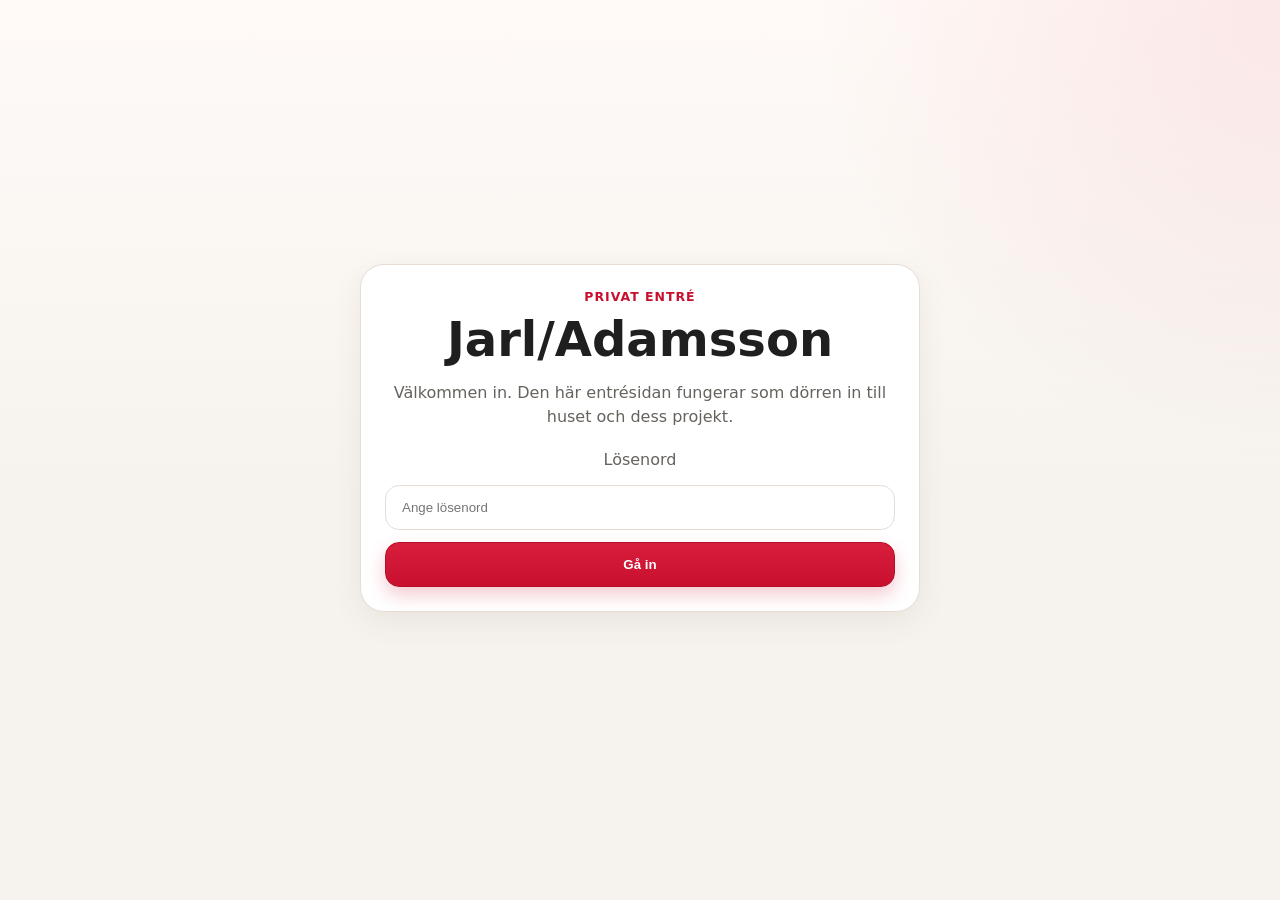
<file: index.html>
<!doctype html>
<html lang="sv">
  <head>
    <meta charset="utf-8" />
    <meta name="viewport" content="width=device-width, initial-scale=1" />
    <title>Jarl/Adamsson – Entré</title>
    <link rel="stylesheet" href="./styles.css" />
  </head>
  <body>
    <div class="wrap gate-wrap">
      <main class="gate-card house-card">
        <div class="eyebrow">Privat entré</div>
        <h1>Jarl/Adamsson</h1>
        <p>Välkommen in. Den här entrésidan fungerar som dörren in till huset och dess projekt.</p>
        <form id="loginForm" class="login-form">
          <label for="password">Lösenord</label>
          <input id="password" name="password" type="password" placeholder="Ange lösenord" autocomplete="current-password" />
          <button type="submit">Gå in</button>
          <p id="loginError" class="error-text" hidden>Fel lösenord.</p>
        </form>
      </main>
    </div>
    <script src="./portal.js"></script>
  </body>
</html>
</file>
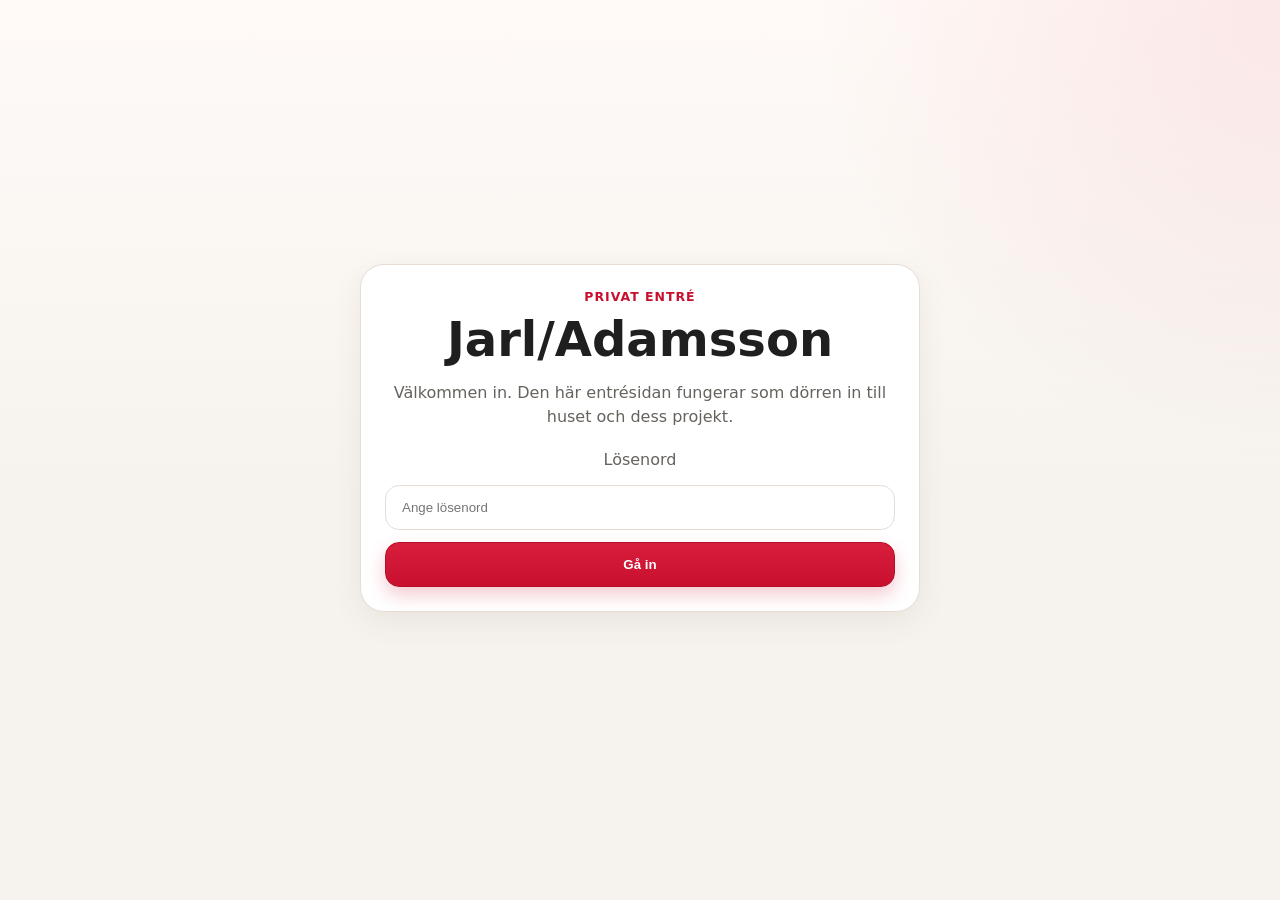
<file: familjeekonomi.html>
<!doctype html>
<html lang="sv">
  <head>
    <meta charset="utf-8" />
    <meta name="viewport" content="width=device-width, initial-scale=1" />
    <title>Familjeekonomi</title>
    <link rel="stylesheet" href="./styles.css" />
  </head>
  <body>
    <div class="wrap">
      <header class="hero">
        <div class="eyebrow">Ekonomiprojekt</div>
        <h1>Familjeekonomi</h1>
        <p>En undersida för familjens ekonomiprojekt med fokus på månadsöversikt, trender och analyslogik.</p>
        <div class="chips">
          <a class="chip-link" href="./portal.html">← Till projektportalen</a>
        </div>
      </header>

      <main class="grid">
        <section class="card half">
          <h2>Status</h2>
          <p>Här ska familjeekonomidashboarden bo i repoformat. Den lokala versionen har tidigare byggts med månadsvy, trender och kategorier.</p>
        </section>

        <section class="card half">
          <h2>Planerade delar</h2>
          <ul>
            <li>Månad för månad</li>
            <li>Trender</li>
            <li>Fasta och rörliga kostnader</li>
            <li>Kategorifördelning</li>
          </ul>
        </section>
      </main>
    </div>
    <script src="./portal.js"></script>
  </body>
</html>
</file>
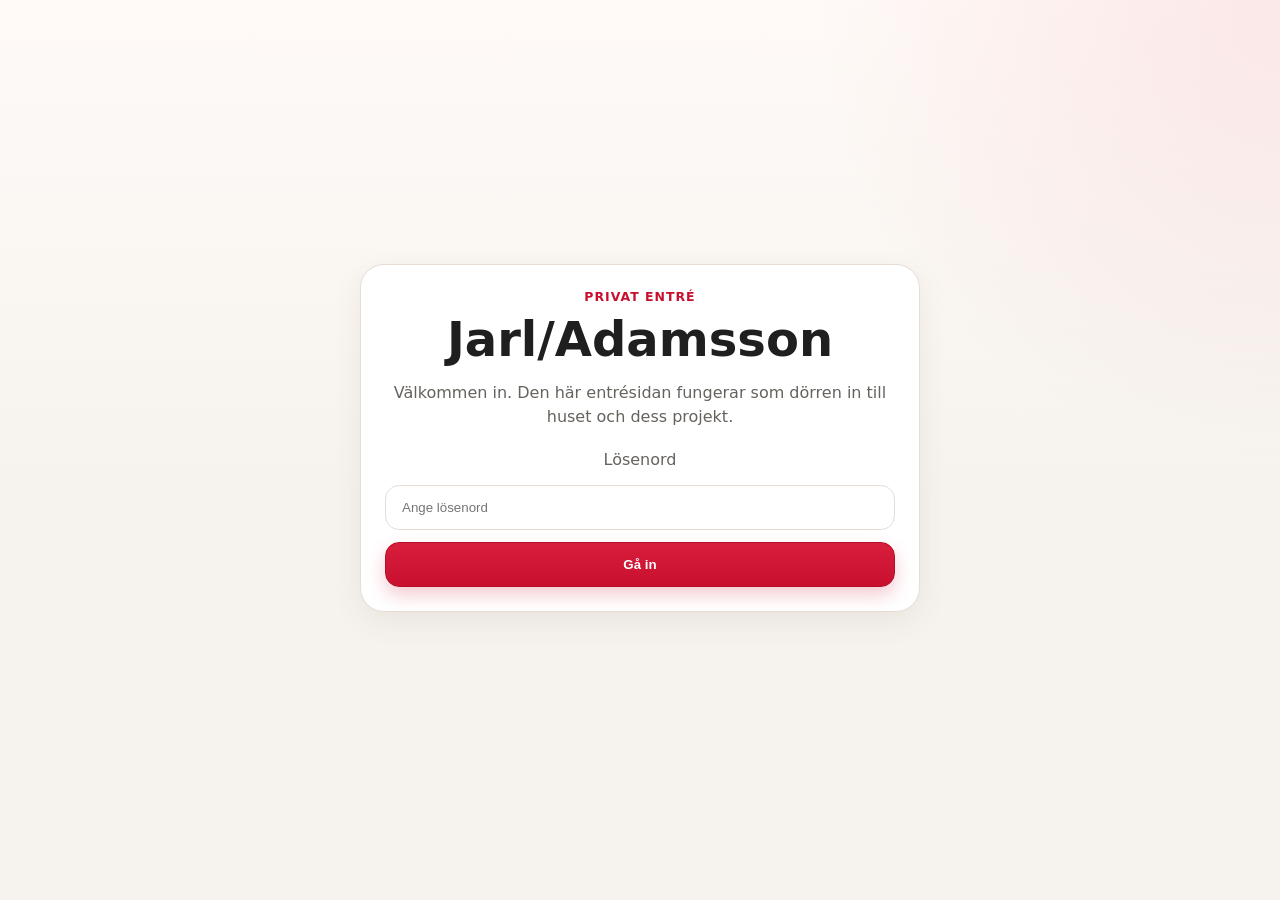
<file: portal.html>
<!doctype html>
<html lang="sv">
  <head>
    <meta charset="utf-8" />
    <meta name="viewport" content="width=device-width, initial-scale=1" />
    <title>Jarl/Adamsson – Projekt</title>
    <link rel="stylesheet" href="./styles.css" />
  </head>
  <body>
    <div class="wrap">
      <header class="hero">
        <div class="eyebrow">Projektportal</div>
        <h1>Jarl/Adamsson</h1>
        <p>Välj vilket projekt du vill gå vidare till.</p>
      </header>

      <main class="grid project-grid">
        <a class="project-link card" href="./psykologidashboard.html">psykologidashboard</a>
        <a class="project-link card" href="./familjeekonomi.html">familjeekonomi</a>
        <a class="project-link card" href="./varuovervakare.html">varuövervakare</a>
        <a class="project-link card" href="./veckoplanerare.html">veckoplanerare</a>
      </main>
    </div>
    <script src="./portal.js"></script>
  </body>
</html>
</file>
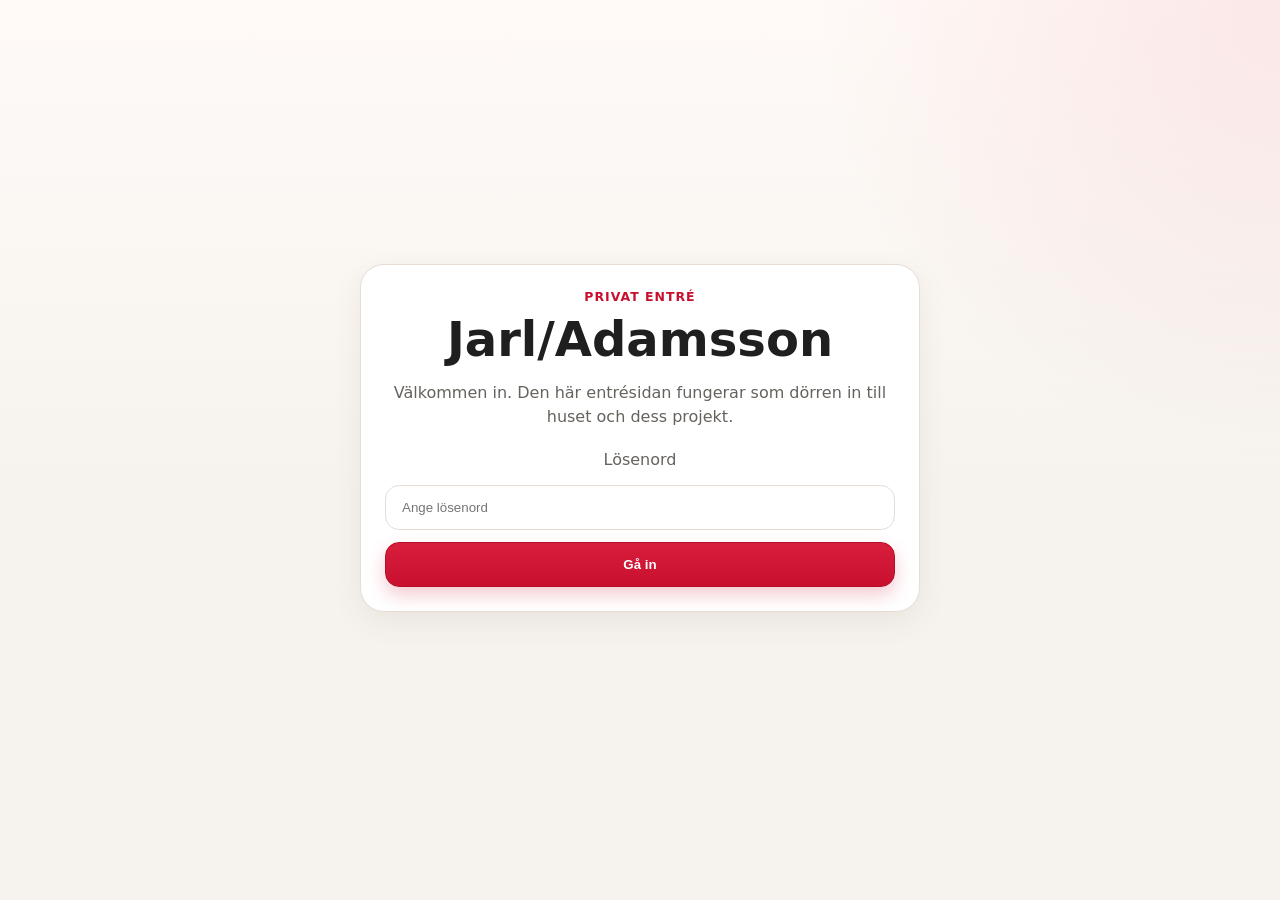
<file: psykologidashboard.html>
<!doctype html>
<html lang="sv">
  <head>
    <meta charset="utf-8" />
    <meta name="viewport" content="width=device-width, initial-scale=1" />
    <title>Psykologidashboard</title>
    <link rel="stylesheet" href="./styles.css" />
  </head>
  <body>
    <div class="wrap">
      <header class="hero">
        <div class="eyebrow">Psykologiprojekt</div>
        <h1>Psykologidashboard</h1>
        <p>Dagliga forskningsbriefs om psykologi med fokus på KBT, evidensstyrka, interventioner och klinisk användbarhet.</p>
        <div class="chips">
          <a class="chip-link" href="./portal.html">← Till projektportalen</a>
        </div>
      </header>

      <main class="grid">
        <section class="card half">
          <h2>Om dashboarden</h2>
          <ul>
            <li>Dagliga artikelsammanfattningar i bloggformat</li>
            <li>Fokus på interventioner, effekt och klinisk relevans</li>
            <li>Korta ingresser + längre briefingtext</li>
            <li>Länkar till PubMed och fulltext när möjligt</li>
          </ul>
        </section>

        <section class="card half">
          <h2>Bevakningsspår</h2>
          <ul>
            <li>Depression</li>
            <li>Ångestsyndrom</li>
            <li>OCD</li>
            <li>PTSD</li>
            <li>Internet-KBT</li>
            <li>Transdiagnostiska mekanismer</li>
          </ul>
        </section>

        <section class="card">
          <h2>Senaste poster</h2>
          <div class="article-list" id="postList"></div>
        </section>
      </main>
    </div>

    <script src="./portal.js"></script>
    <script src="./app.js"></script>
  </body>
</html>
</file>
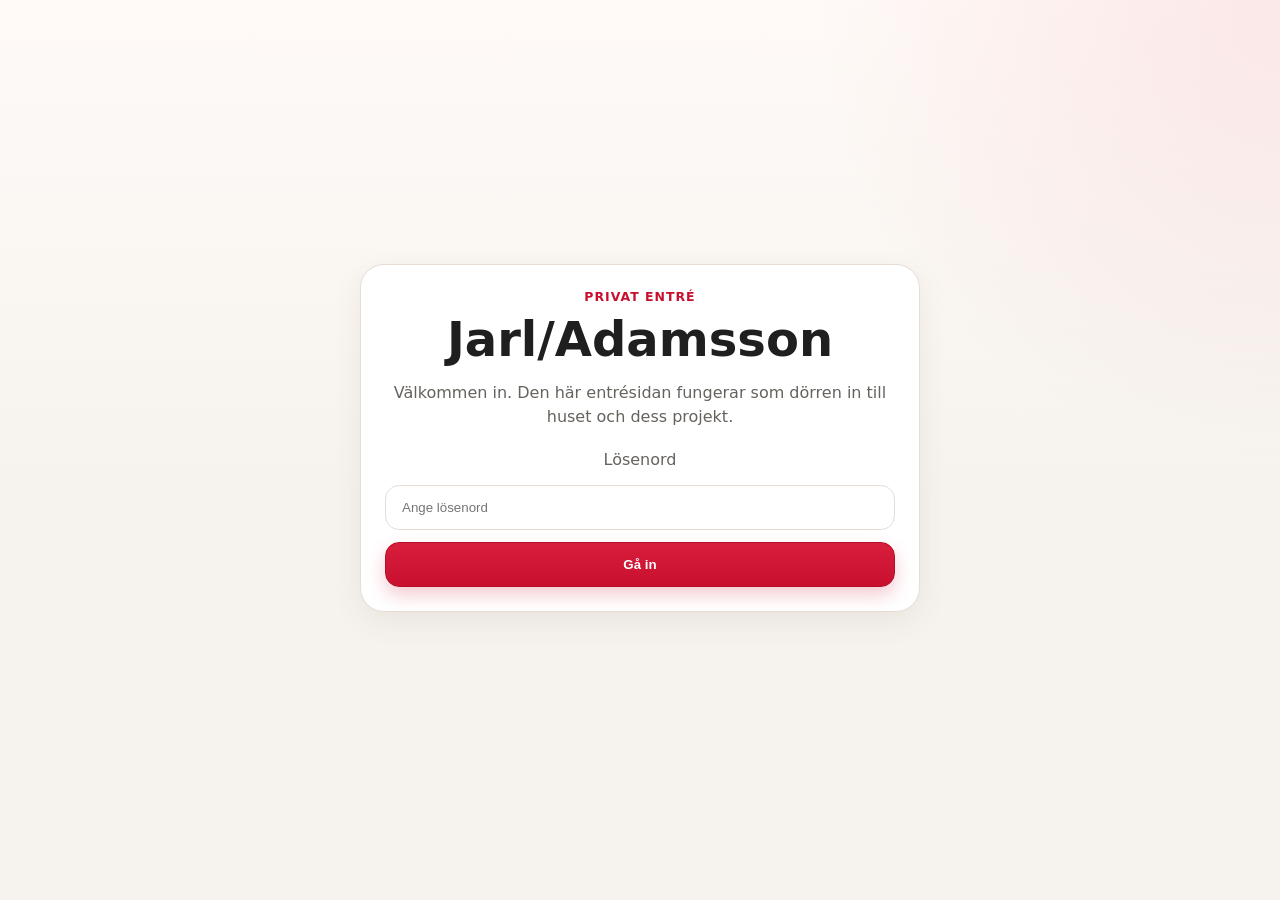
<file: varuovervakare.html>
<!doctype html>
<html lang="sv">
  <head>
    <meta charset="utf-8" />
    <meta name="viewport" content="width=device-width, initial-scale=1" />
    <title>Varuövervakare</title>
    <link rel="stylesheet" href="./styles.css" />
  </head>
  <body>
    <div class="wrap">
      <header class="hero">
        <div class="eyebrow">Övervakningsprojekt</div>
        <h1>Varuövervakare</h1>
        <p>Veckovis bevakning av billiga varor, receptförslag och portionskostnad.</p>
        <div class="chips">
          <a class="chip-link" href="./portal.html">← Till projektportalen</a>
        </div>
      </header>

      <main class="grid">
        <section class="card">
          <h2>Senaste veckorapporter</h2>
          <div class="article-list" id="varuPostList"></div>
        </section>
      </main>
    </div>

    <script src="./portal.js"></script>
    <script src="./varu.js"></script>
  </body>
</html>
</file>
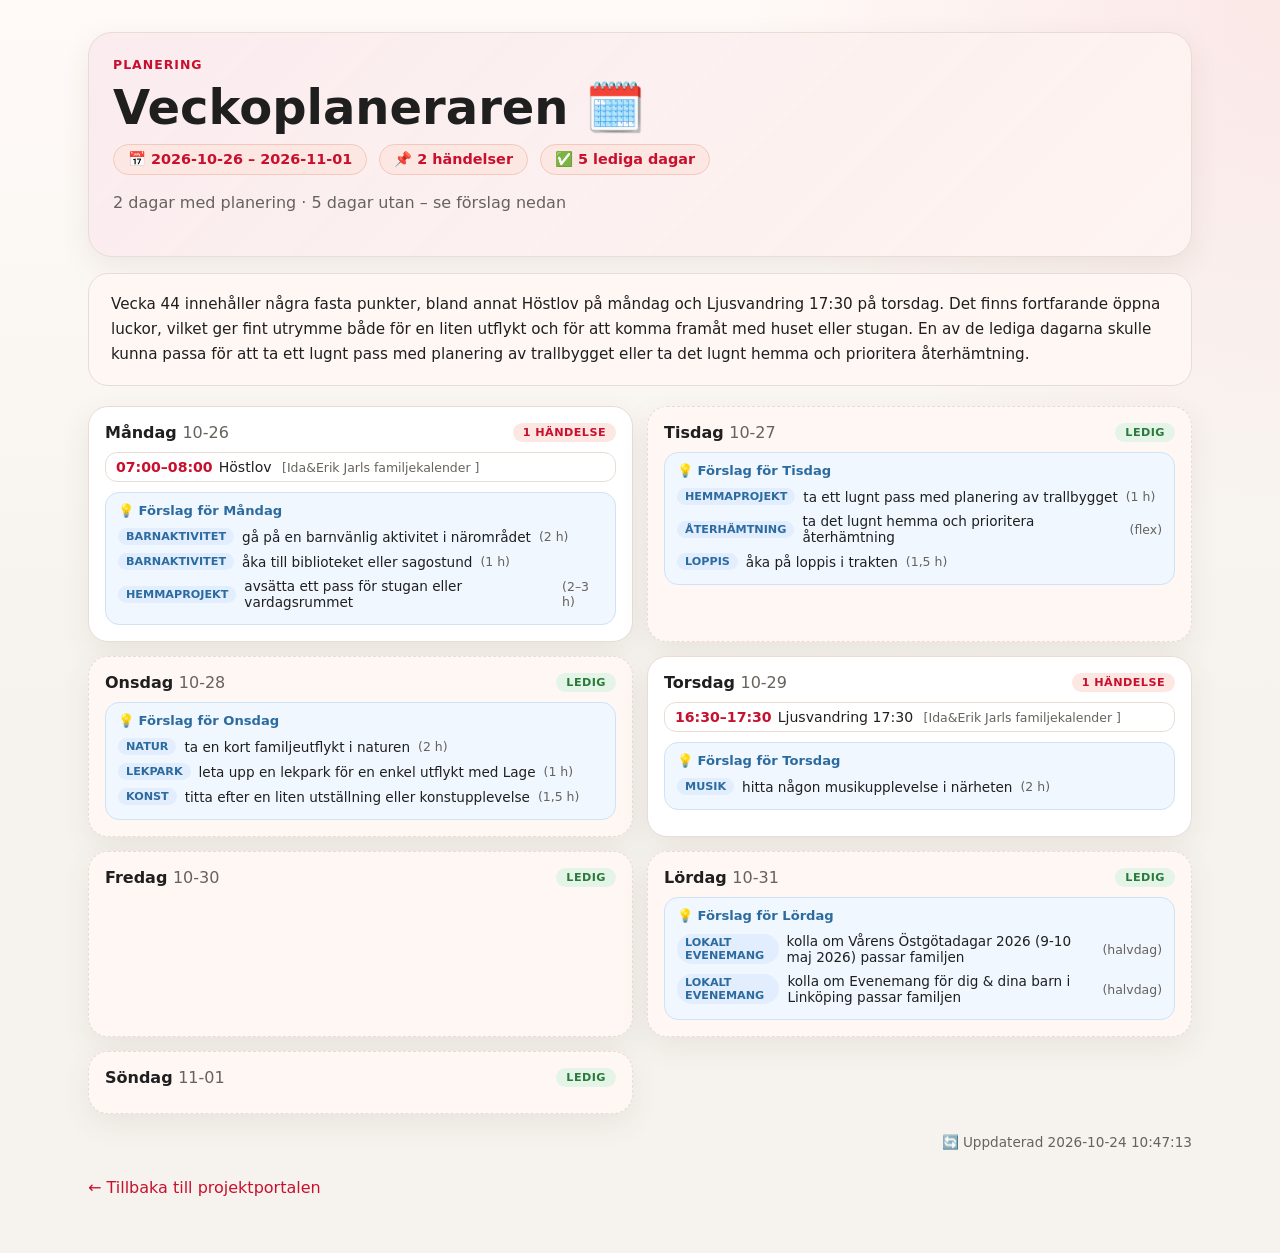
<file: veckoplanerare.html>
<!doctype html>
<html lang="sv">
  <head>
    <meta charset="utf-8" />
    <meta name="viewport" content="width=device-width, initial-scale=1" />
    <title>Veckoplaneraren – Jarl/Adamsson</title>
    <link rel="stylesheet" href="./styles.css" />
    <style>
      .vp-hero {
        display: flex;
        align-items: center;
        justify-content: space-between;
        flex-wrap: wrap;
        gap: 12px;
      }
      .vp-hero h1 { margin: 0; }
      .vp-meta {
        display: flex;
        gap: 12px;
        flex-wrap: wrap;
      }
      .vp-meta .stat {
        background: var(--accent-soft);
        padding: 6px 14px;
        border-radius: 40px;
        font-size: .9rem;
        font-weight: 600;
        color: var(--accent);
        border: 1px solid #f4c8be;
      }
      .vp-overview {
        background: var(--panel-soft);
        border: 1px solid var(--border);
        border-radius: 20px;
        padding: 18px 22px;
        margin-top: 16px;
        font-size: .95rem;
        line-height: 1.65;
        color: var(--text);
      }
      .vp-grid {
        display: grid;
        grid-template-columns: repeat(2, 1fr);
        gap: 14px;
        margin-top: 20px;
      }
      .vp-day {
        background: var(--panel);
        border: 1px solid var(--border);
        border-radius: 20px;
        padding: 16px;
        box-shadow: var(--shadow);
        transition: box-shadow .15s;
      }
      .vp-day.free {
        background: var(--panel-soft);
        border-style: dashed;
      }
      .vp-day-header {
        display: flex;
        justify-content: space-between;
        align-items: center;
        margin-bottom: 10px;
      }
      .vp-day-header h3 {
        margin: 0;
        font-size: 1rem;
      }
      .vp-badge {
        font-size: .7rem;
        background: var(--accent-soft);
        color: var(--accent);
        padding: 3px 10px;
        border-radius: 40px;
        font-weight: 700;
        text-transform: uppercase;
        letter-spacing: .04em;
      }
      .vp-badge.free-badge {
        background: #e4f5e7;
        color: #2a7a3b;
      }
      .vp-events {
        display: flex;
        flex-direction: column;
        gap: 6px;
      }
      .vp-event {
        font-size: .88rem;
        padding: 6px 10px;
        background: #fff;
        border-radius: 12px;
        border: 1px solid var(--border);
      }
      .vp-event-time {
        font-weight: 600;
        color: var(--accent);
        margin-right: 6px;
      }
      .vp-event-cal {
        font-size: .78rem;
        color: var(--muted);
        margin-left: 6px;
      }
      .vp-suggestions {
        margin-top: 10px;
        padding: 10px 12px;
        background: #f0f7ff;
        border-radius: 14px;
        border: 1px solid #d0e2f5;
      }
      .vp-suggestions h4 {
        font-size: .82rem;
        margin: 0 0 6px;
        color: #2c6ba0;
      }
      .vp-suggestion {
        font-size: .85rem;
        color: var(--text);
        padding: 4px 0;
        display: flex;
        gap: 8px;
        align-items: center;
      }
      .vp-suggestion .cat {
        font-size: .7rem;
        background: #e2eefe;
        padding: 2px 8px;
        border-radius: 30px;
        color: #2c6ba0;
        font-weight: 600;
        text-transform: uppercase;
      }
      .vp-suggestion .dur {
        font-size: .78rem;
        color: var(--muted);
      }
      .vp-empty {
        text-align: center;
        padding: 40px 20px;
        color: var(--muted);
      }
      .vp-refresh {
        margin-top: 20px;
        text-align: right;
        font-size: .85rem;
        color: var(--muted);
      }
      .vp-day-full { grid-column: span 2; }

      @media (max-width: 700px) {
        .vp-grid { grid-template-columns: 1fr; }
        .vp-day-full { grid-column: span 1; }
      }
    </style>
  </head>
  <body>
    <div class="wrap">
      <header class="hero">
        <div class="eyebrow">Planering</div>
        <div class="vp-hero">
          <h1>Veckoplaneraren 🗓️</h1>
          <div class="vp-meta" id="vpMeta"></div>
        </div>
        <p id="vpSubtitle">Laddar kalenderdata…</p>
      </header>

      <div class="vp-overview" id="vpOverview">Laddar veckoöversikt…</div>

      <div class="vp-grid" id="vpGrid"></div>

      <div class="vp-refresh" id="vpFoot"></div>

      <div style="margin-top:28px">
        <a href="./portal.html">&larr; Tillbaka till projektportalen</a>
      </div>
    </div>

    <script>
      (async function() {
        const root = document.getElementById('vpGrid');
        const meta = document.getElementById('vpMeta');
        const subtitle = document.getElementById('vpSubtitle');
        const overview = document.getElementById('vpOverview');
        const foot = document.getElementById('vpFoot');

        function capitalize(str) {
          return str.charAt(0).toUpperCase() + str.slice(1);
        }

        try {
          const res = await fetch('./veckodata.json?t=' + Date.now(), { cache: 'no-store' });
          if (!res.ok) throw new Error('Kunde inte ladda (' + res.status + ')');
          const data = await res.json();

          if (data.error) {
            root.innerHTML = '<div class="vp-empty">⚠️ ' + data.error + '</div>';
            subtitle.textContent = 'Kalendern är inte tillgänglig just nu.';
            return;
          }

          // Meta
          meta.innerHTML = '<span class="stat">📅 ' + data.week_start + ' – ' + data.week_end + '</span>' +
            '<span class="stat">📌 ' + data.total_events + ' händelser</span>' +
            '<span class="stat">✅ ' + data.free_days + ' lediga dagar</span>';

          subtitle.textContent = data.busy_days + ' dagar med planering · ' + data.free_days + ' dagar utan – se förslag nedan';

          // Overview
          overview.textContent = data.week_overview;

          // Days grid
          let html = '';
          data.days.forEach(function(day) {
            const isFree = !day.has_events;
            const dayClass = isFree ? 'vp-day free' : 'vp-day';
            const badgeClass = isFree ? 'vp-badge free-badge' : 'vp-badge';
            const badgeText = isFree ? 'Ledig' : day.events.length + ' händelse' + (day.events.length > 1 ? 'r' : '');

            let evHtml = '';
            if (day.has_events) {
              evHtml = '<div class="vp-events">';
              day.events.forEach(function(ev) {
                let timeHtml = '';
                if (!ev.is_all_day && ev.start) {
                  const s = new Date(ev.start);
                  const e = ev.end ? new Date(ev.end) : null;
                  const ts = s.toLocaleTimeString('sv-SE', {hour:'2-digit',minute:'2-digit'});
                  const te = e ? e.toLocaleTimeString('sv-SE', {hour:'2-digit',minute:'2-digit'}) : '';
                  timeHtml = '<span class="vp-event-time">' + ts + (te ? '–' + te : '') + '</span>';
                }
                const calHtml = ev.calendar !== 'Hem' ? '<span class="vp-event-cal">[' + ev.calendar + ']</span>' : '';
                evHtml += '<div class="vp-event">' + timeHtml + ev.title + calHtml + '</div>';
              });
              evHtml += '</div>';
            }

            let sugHtml = '';
            if (day.suggestions && day.suggestions.length > 0) {
              sugHtml = '<div class="vp-suggestions"><h4>💡 Förslag för ' + capitalize(day.weekday) + '</h4>';
              day.suggestions.forEach(function(s) {
                sugHtml += '<div class="vp-suggestion"><span class="cat">' + s.category + '</span> ' + s.activity + ' <span class="dur">(' + s.duration + ')</span></div>';
              });
              sugHtml += '</div>';
            }

            html += '<div class="' + dayClass + '">' +
              '<div class="vp-day-header">' +
                '<h3>' + capitalize(day.weekday) + ' <span style="color:var(--muted);font-weight:400">' + day.date.slice(-5) + '</span></h3>' +
                '<span class="' + badgeClass + '">' + badgeText + '</span>' +
              '</div>' +
              evHtml +
              sugHtml +
            '</div>';
          });
          root.innerHTML = html;

          foot.innerHTML = '🔄 Uppdaterad ' + new Date(data.generated_at).toLocaleString('sv-SE');

        } catch(err) {
          console.error(err);
          root.innerHTML = '<div class="vp-empty">⚠️ Kunde inte ladda veckodata.<br><span style="font-size:.85rem">' + err.message + '</span></div>';
          subtitle.textContent = 'Kunde inte synka med kalendern.';
        }
      })();
    </script>
  </body>
</html>
</file>
<file: styles.css>
:root {
  --bg: #f6f3ee;
  --panel: #ffffff;
  --panel-soft: #fff7f4;
  --text: #1f1f1f;
  --muted: #66625d;
  --accent: #c8102e;
  --accent-2: #f6a28b;
  --accent-soft: #fde7e2;
  --border: #e8ddd5;
  --shadow: 0 10px 30px rgba(77, 45, 32, 0.08);
}
* { box-sizing: border-box; }
body {
  margin: 0;
  font-family: Inter, ui-sans-serif, system-ui, -apple-system, BlinkMacSystemFont, "Segoe UI", sans-serif;
  background:
    radial-gradient(circle at top right, rgba(200,16,46,0.08), transparent 30%),
    linear-gradient(180deg, #fffaf7 0%, var(--bg) 55%);
  color: var(--text);
}
.wrap {
  max-width: 1140px;
  margin: 0 auto;
  padding: 32px 18px 56px;
}
.hero, .card, .gate-card {
  background: var(--panel);
  border: 1px solid var(--border);
  border-radius: 24px;
  padding: 24px;
  box-shadow: var(--shadow);
}
.hero {
  background:
    linear-gradient(135deg, rgba(200,16,46,0.08), rgba(246,162,139,0.12)),
    var(--panel);
}
.gate-wrap {
  min-height: 100vh;
  display: flex;
  align-items: center;
  justify-content: center;
}
.house-card {
  max-width: 560px;
  width: 100%;
  text-align: center;
}
.eyebrow {
  color: var(--accent);
  text-transform: uppercase;
  letter-spacing: .08em;
  font-size: .78rem;
  font-weight: 700;
  margin-bottom: 10px;
}
h1, h2, h3, h4, h5 { margin: 0 0 12px; color: var(--text); }
h1 {
  font-size: clamp(2rem, 4vw, 3rem);
  line-height: 1.05;
}
h2 {
  font-size: 1.25rem;
}
p, li, label { color: var(--muted); line-height: 1.55; }
ul, ol { padding-left: 1.2rem; }
.grid {
  display: grid;
  grid-template-columns: repeat(12, 1fr);
  gap: 18px;
  margin-top: 18px;
}
.card { grid-column: span 12; }
.card.half { grid-column: span 6; }
.project-grid .project-link {
  grid-column: span 4;
}
.project-link {
  display: flex;
  align-items: center;
  justify-content: center;
  min-height: 180px;
  text-decoration: none;
  color: var(--text);
  font-size: 1.3rem;
  text-transform: lowercase;
}
.chips {
  display: flex;
  flex-wrap: wrap;
  gap: 10px;
  margin-top: 16px;
}
.chip-link {
  display: inline-flex;
  align-items: center;
  padding: 9px 14px;
  border-radius: 999px;
  background: var(--accent-soft);
  border: 1px solid #f4c8be;
  color: var(--accent);
  text-decoration: none;
  font-weight: 600;
}
.article-list {
  display: grid;
  gap: 16px;
}
.article {
  background: var(--panel-soft);
  border: 1px solid var(--border);
  border-radius: 20px;
  padding: 18px;
}
.article + .article {
  margin-top: 8px;
}
.meta-row {
  display: flex;
  flex-wrap: wrap;
  gap: 8px;
  margin-bottom: 8px;
}
.badge, .tag {
  display: inline-flex;
  align-items: center;
  padding: 7px 11px;
  border-radius: 999px;
  border: 1px solid var(--border);
  background: #fff;
  color: #5d5650;
  font-size: .85rem;
}
.login-form {
  display: grid;
  gap: 12px;
  margin-top: 18px;
}
.login-form input {
  width: 100%;
  padding: 14px 16px;
  border-radius: 14px;
  border: 1px solid var(--border);
  background: #fff;
  color: var(--text);
}
.login-form button {
  padding: 14px 16px;
  border-radius: 14px;
  border: 1px solid #b50e28;
  background: linear-gradient(180deg, #d91d3d, var(--accent));
  color: #fff;
  font-weight: 700;
  cursor: pointer;
  box-shadow: 0 8px 18px rgba(200,16,46,0.22);
}
.error-text {
  color: #ff9b9b;
}
.detail-grid {
  display: grid;
  grid-template-columns: repeat(2, minmax(0, 1fr));
  gap: 12px;
  margin: 14px 0 20px;
}
.detail-card, .recipe-card {
  border: 1px solid var(--border);
  background: #fff;
  border-radius: 18px;
  padding: 16px;
  box-shadow: 0 6px 18px rgba(77, 45, 32, 0.05);
}
.recipe-card {
  margin: 16px 0;
}
.recipe-card h4 {
  color: var(--accent);
}
.small-muted {
  color: var(--muted);
  font-size: .9rem;
}
a { color: var(--accent); text-decoration: none; }
a:hover { text-decoration: underline; }
@media (max-width: 900px) {
  .card.half, .project-grid .project-link, .detail-grid > * { grid-column: span 12; }
  .detail-grid { grid-template-columns: 1fr; }
}
</file>
